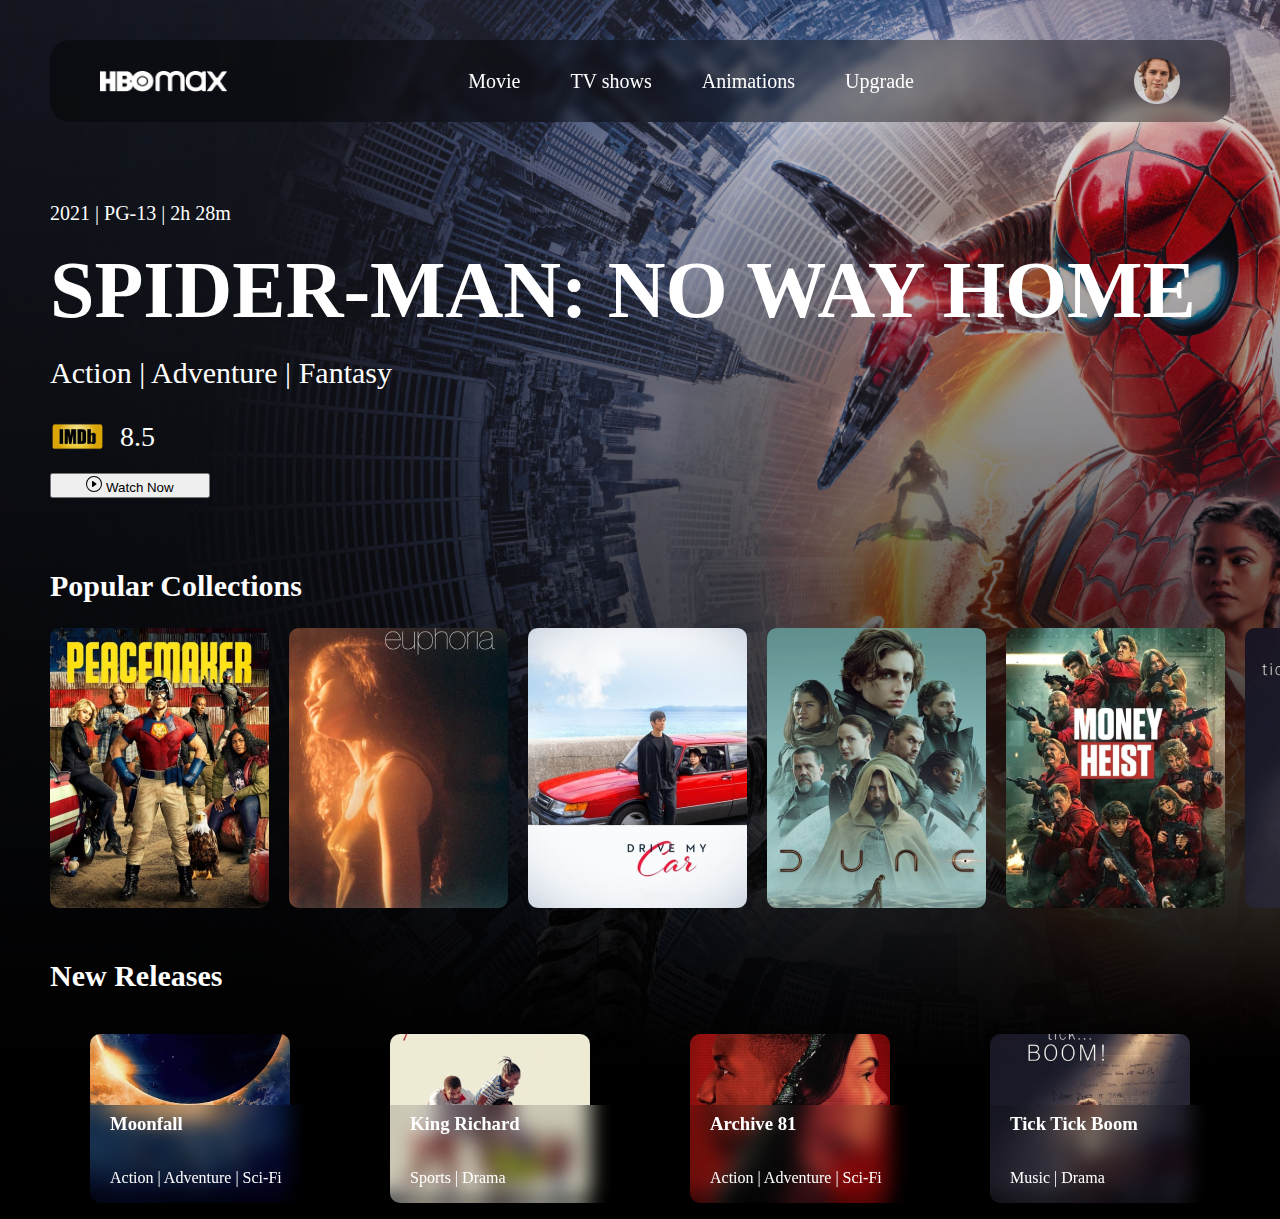
<file: index.html>
<!DOCTYPE html>
<html lang="pt-br">
<head>
  <meta charset="UTF-8">
  <meta http-equiv="X-UA-Compatible" content="IE=edge">
  <meta name="viewport" content="width=device-width, initial-scale=1.0">
  <link href="http://fonts.cdnfonts.com/css/gilroy-bold" rel="stylesheet">
  <link href="https://cdn.jsdelivr.net/npm/bootstrap@5.2.2/dist/css/bootstrap.min.css" rel="stylesheet" integrity="sha384-Zenh87qX5JnK2Jl0vWa8Ck2rdkQ2Bzep5IDxbcnCeuOxjzrPF/et3URy9Bv1WTRi" crossorigin="anonymous">
  
  <link rel="stylesheet" href="style.css">
  <link rel="stylesheet" href="menu.css">
  <title>HBO | Home</title>
</head>
<body >
  <div class="back-image">
    <header>
      <img src="./assets/Logo.png" alt="HBO-Max-logo">
      <nav class="navBar">
        <input type="checkbox" id="menu-toggle" />
        <div class="menu-hamburguer">
            <span></span>
        </div>
        <div class="lista">
            <ul>
                <li><a href="#">Movie</a></li>
                <li><a href="#">TV shows</a></li>
                <li><a href="#">Animations</a></li>
                <li><a href="#">Upgrade</a></li>
                <li>
                  <img src="./assets/unsplash_X6Uj51n5CE8.png" alt="perfil">
                  <a href="#">Perfil</a>
                </li>
            </ul>
        </div>
      </nav>
      <img src="./assets/unsplash_X6Uj51n5CE8.png" alt="perfil">
    </header>
    <section class="hero-content">
      <p>2021 | PG-13 | 2h 28m</p>
      <h1>Spider-Man: No Way Home</h1>
      <p>Action | Adventure | Fantasy</p>
      <div id="imdb">
        <img src="./assets/imdb-logo-transparent.png" alt="imdb-logo">
        <p>8.5</p>
      </div>
      <button type="button" class="btn btn-outline-light">
        <svg xmlns="http://www.w3.org/2000/svg" width="16" height="16" fill="currentColor" class="bi bi-play-circle" viewBox="0 0 16 16">
          <path d="M8 15A7 7 0 1 1 8 1a7 7 0 0 1 0 14zm0 1A8 8 0 1 0 8 0a8 8 0 0 0 0 16z"/>
          <path d="M6.271 5.055a.5.5 0 0 1 .52.038l3.5 2.5a.5.5 0 0 1 0 .814l-3.5 2.5A.5.5 0 0 1 6 10.5v-5a.5.5 0 0 1 .271-.445z"/>
        </svg>
        Watch Now
      </button>
    </section>
    <section class="popular-collections">
      <h2>Popular Collections</h2>
      <div>
        <img src="./assets/1.png" alt="Peacemaker - film">
        <img src="./assets/2.png" alt="Euphoria - film">
        <img src="./assets/3.png" alt="Drive My Car - film">
        <img src="./assets/4.png" alt="Duna - film">
        <img src="./assets/5.png" alt="Money Heist - film">
        <img src="./assets/6.png" alt="tick tick Boom! - film">
      </div>
    </section>
    <section class="new-releases">
      <h2>New Releases</h2>
      <div>
        <figure>
          <img src="./assets/Moonfall.png" alt="Moonfall - poster">
          <figcaption>
            <h3>Moonfall</h3>
            <p>Action | Adventure | Sci-Fi</p>
          </figcaption>
        </figure>
        <figure>
          <img src="./assets/King_Richard.png" alt="King Richard - poster">
          <figcaption>
            <h3>King Richard</h3>
            <p>Sports | Drama</p>
          </figcaption>
        </figure>
        <figure>
          <img src="./assets/Archive 81.png" alt="Archive 81 - poster">
          <figcaption>
            <h3>Archive 81</h3>
            <p>Action | Adventure | Sci-Fi</p>
          </figcaption>
        </figure>
        <figure>
          <img src="./assets/Tick_tick_boom.png" alt="Tick Tick Boom! - poster">
          <figcaption>
            <h3 >Tick Tick Boom</h3>
            <p >Music | Drama</p>
          </figcaption>
        </figure>
      </div>
    </section>
  </div>
  
</body>
<!-- JavaScript Bundle with Popper -->
<script src="https://cdn.jsdelivr.net/npm/bootstrap@5.2.2/dist/js/bootstrap.bundle.min.js" integrity="sha384-OERcA2EqjJCMA+/3y+gxIOqMEjwtxJY7qPCqsdltbNJuaOe923+mo//f6V8Qbsw3" crossorigin="anonymous"></script>
</html>
</file>
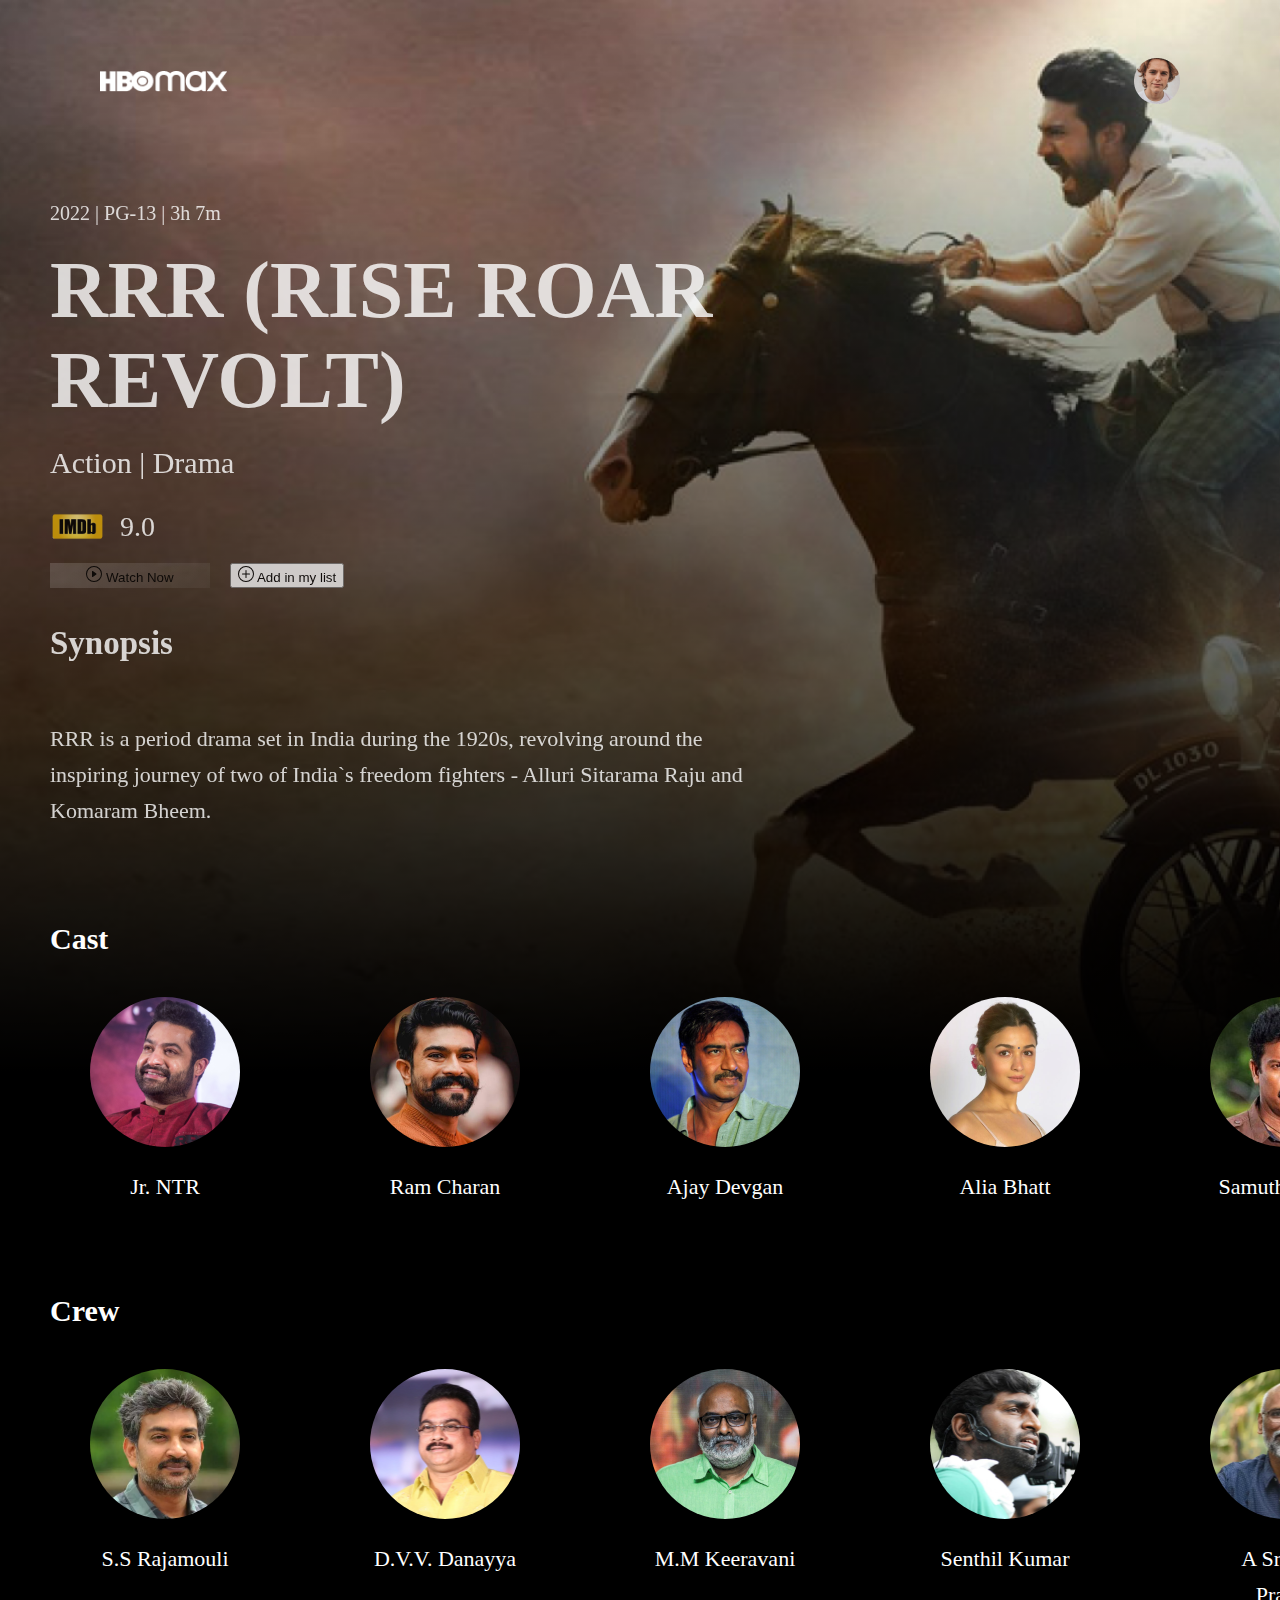
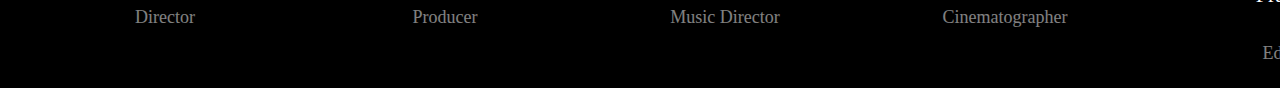
<file: movie_screen.html>
<!DOCTYPE html>
<html lang="pt-br">
<head>
  <meta charset="UTF-8">
  <meta http-equiv="X-UA-Compatible" content="IE=edge">
  <meta name="viewport" content="width=device-width, initial-scale=1.0">
  <link href="http://fonts.cdnfonts.com/css/gilroy-bold" rel="stylesheet">
  <link href="https://cdn.jsdelivr.net/npm/bootstrap@5.2.2/dist/css/bootstrap.min.css" rel="stylesheet" integrity="sha384-Zenh87qX5JnK2Jl0vWa8Ck2rdkQ2Bzep5IDxbcnCeuOxjzrPF/et3URy9Bv1WTRi" crossorigin="anonymous">

  <link rel="stylesheet" href="movie_screen.css">
  <link rel="stylesheet" href="menu.css">
  <title>HBOMax | movie</title>
</head>
<body>
  <body >
    <div class="back-image">
      <header>
        <img src="./assets/Logo.png" alt="HBO-Max-logo">
        <img src="./assets/unsplash_X6Uj51n5CE8.png" alt="perfil">
      </header>
      <section class="hero-content">
        <p>2022 | PG-13 | 3h 7m</p>
        <h1>RRR (Rise Roar Revolt)</h1>
        <p>Action | Drama</p>
        <div id="imdb">
          <img src="./assets/imdb-logo-transparent.png" alt="imdb-logo">
          <p>9.0</p>
        </div>
        <div class="control">
          <button type="button" class="btn btn-outline-light">
            <svg xmlns="http://www.w3.org/2000/svg" width="16" height="16" fill="currentColor" class="bi bi-play-circle" viewBox="0 0 16 16">
              <path d="M8 15A7 7 0 1 1 8 1a7 7 0 0 1 0 14zm0 1A8 8 0 1 0 8 0a8 8 0 0 0 0 16z"/>
              <path d="M6.271 5.055a.5.5 0 0 1 .52.038l3.5 2.5a.5.5 0 0 1 0 .814l-3.5 2.5A.5.5 0 0 1 6 10.5v-5a.5.5 0 0 1 .271-.445z"/>
            </svg>
            Watch Now
          </button>
          <button type="button" class="btn btn-outline-light">
            <svg xmlns="http://www.w3.org/2000/svg" width="16" height="16" fill="currentColor" class="bi bi-plus-circle" viewBox="0 0 16 16">
              <path d="M8 15A7 7 0 1 1 8 1a7 7 0 0 1 0 14zm0 1A8 8 0 1 0 8 0a8 8 0 0 0 0 16z"/>
              <path d="M8 4a.5.5 0 0 1 .5.5v3h3a.5.5 0 0 1 0 1h-3v3a.5.5 0 0 1-1 0v-3h-3a.5.5 0 0 1 0-1h3v-3A.5.5 0 0 1 8 4z"/>
            </svg>
            Add in my list
          </button>
        </div>
        
        <h2>Synopsis</h2>
        <p>RRR is a period drama set in India during the 1920s, revolving around the inspiring journey of two of India`s freedom fighters - Alluri Sitarama Raju and Komaram Bheem.</p>
      </section>
      <section class="team">
        <h2>Cast</h2>
        <div>
          <figure>
            <img src="./assets/11.png" alt="Moonfall - poster">
            <figcaption>
              <p>Jr. NTR</p>
            </figcaption>
          </figure>
          <figure>
            <img src="./assets/12.png" alt="Moonfall - poster">
            <figcaption>
              <p>Ram Charan</p>
            </figcaption>
          </figure>
          <figure>
            <img src="./assets/13.png" alt="Moonfall - poster">
            <figcaption>
              <p>Ajay Devgan</p>
            </figcaption>
          </figure>
          <figure>
            <img src="./assets/14.png" alt="Moonfall - poster">
            <figcaption>
              <p>Alia Bhatt</p>
            </figcaption>
          </figure>
          <figure>
            <img src="./assets/15.png" alt="Moonfall - poster">
            <figcaption>
              <p>Samuthurakani</p>
            </figcaption>
          </figure>
          <figure>
            <img src="./assets/16.png" alt="Moonfall - poster">
            <figcaption>
              <p>Ray Stevenson</p>
            </figcaption>
          </figure>
        </div>
      </section>
      <section class="team">
        <h2>Crew</h2>
        <div>
          <figure>
            <img src="./assets/17.png" alt="Moonfall - poster">
            <figcaption>
              <p>S.S Rajamouli</p>
              <span>Director</span>
            </figcaption>
          </figure>
          <figure>
            <img src="./assets/18.png" alt="Moonfall - poster">
            <figcaption>
              <p>D.V.V. Danayya</p>
              <span>Producer</span>
            </figcaption>
          </figure>
          <figure>
            <img src="./assets/19.png" alt="Moonfall - poster">
            <figcaption>
              <p>M.M Keeravani</p>
              <span>Music Director</span>
            </figcaption>
          </figure>
          <figure>
            <img src="./assets/20.png" alt="Moonfall - poster">
            <figcaption>
              <p>Senthil Kumar</p>
              <span>Cinematographer</span>
            </figcaption>
          </figure>
          <figure>
            <img src="./assets/21.png" alt="Moonfall - poster">
            <figcaption>
              <p>A Sreekar Prasad</p>
              <span>Editor</span>
            </figcaption>
          </figure>
        </div>
      </section>
    </div>
    
  </body>
  <!-- JavaScript Bundle with Popper -->
  <script src="https://cdn.jsdelivr.net/npm/bootstrap@5.2.2/dist/js/bootstrap.bundle.min.js" integrity="sha384-OERcA2EqjJCMA+/3y+gxIOqMEjwtxJY7qPCqsdltbNJuaOe923+mo//f6V8Qbsw3" crossorigin="anonymous"></script>
</html>
</file>
<file: style.css>
html {
  min-height: 100%;
}
html body {
  margin: 0;
  background-color: black;
}

.back-image {
  background-image: linear-gradient(to bottom, transparent, rgb(0, 0, 0)), url("./assets/10.png");
  background-repeat: no-repeat;
  background-size: cover;
  padding: 40px 50px;
  height: 992px;
}
.back-image header {
  display: flex;
  justify-content: space-between;
  align-items: center;
  height: 82px;
  background: rgba(0, 0, 0, 0.4);
  -webkit-backdrop-filter: blur(5px);
          backdrop-filter: blur(5px);
  border-radius: 20px;
  padding: 0 50px;
}
.back-image header img:first-child {
  width: auto;
  height: 21px;
}
.back-image header .navBar {
  display: flex;
  justify-content: space-around;
  align-items: center;
  width: 488px;
}
.back-image header .navBar ul {
  margin: 0;
  padding: 0;
  display: flex;
  gap: 50px;
}
.back-image header .navBar ul li {
  display: inline;
}
.back-image header .navBar ul li:hover {
  scale: 1.1;
}
.back-image header .navBar ul li:last-child {
  display: none;
}
.back-image header .navBar ul a {
  text-decoration: none;
  font-family: "Gilroy-Medium";
  font-size: 20px;
  line-height: 23px;
  color: #FFFFFF;
}
.back-image header img:last-child {
  width: 46px;
  height: 46px;
}
.back-image header img:last-child:hover {
  scale: 1.1;
}
@media (max-width: 820px) {
  .back-image header img:last-child {
    display: none;
  }
}
.back-image .hero-content {
  text-align: left;
  color: #FFFFFF;
  font-family: "Gilroy-Medium";
  width: 100%;
  height: auto;
  display: flex;
  flex-direction: column;
  gap: 10px;
  margin: 70px 0;
}
.back-image .hero-content p:first-child {
  font-size: 20px;
  line-height: 23px;
  margin: 10px 0;
}
.back-image .hero-content h1 {
  font-family: "Gilroy-Bold";
  font-size: 5rem;
  line-height: 90px;
  text-transform: uppercase;
  margin: 0;
}
@media (max-width: 500px) {
  .back-image .hero-content h1 {
    font-size: 3.5rem;
  }
}
.back-image .hero-content p:nth-child(3) {
  font-size: 30px;
  line-height: 35px;
  margin: 10px 0;
}
.back-image .hero-content #imdb {
  display: flex;
  gap: 15px;
  align-items: center;
  margin: 10px 0;
}
.back-image .hero-content #imdb img {
  width: 55px;
  height: auto;
}
.back-image .hero-content #imdb p:last-child {
  font-size: 28px;
  line-height: 33px;
  margin: 0;
}
.back-image .hero-content button {
  width: 160px;
}
.back-image .popular-collections {
  width: 100%;
  height: auto;
}
.back-image .popular-collections h2 {
  font-family: "Gilroy-Bold";
  font-size: 30px;
  line-height: 35px;
  color: #FFFFFF;
}
.back-image .popular-collections div {
  display: flex;
  gap: 20px;
}
.back-image .popular-collections div img {
  width: 100%;
  height: auto;
}
.back-image .popular-collections div img:hover {
  scale: 1.1;
}
@media (max-width: 820px) {
  .back-image .popular-collections div {
    flex-wrap: wrap;
    justify-content: space-between;
  }
  .back-image .popular-collections div img {
    width: 45%;
    height: auto;
  }
}
.back-image .new-releases {
  width: 100%;
  height: auto;
  margin: 50px 0;
}
.back-image .new-releases h2 {
  font-family: "Gilroy-Bold";
  font-size: 30px;
  line-height: 35px;
  color: #FFFFFF;
}
.back-image .new-releases div {
  display: flex;
  gap: 20px;
}
@media (max-width: 820px) {
  .back-image .new-releases div {
    flex-wrap: wrap;
  }
}
.back-image .new-releases div figure {
  position: relative;
  width: 100%;
  height: auto;
}
.back-image .new-releases div figure img {
  position: relative;
  z-index: 0;
  width: 100%;
  height: auto;
  border-radius: 10px;
}
.back-image .new-releases div figure figcaption {
  position: absolute;
  bottom: 0;
  color: #FFFFFF;
  background: rgba(0, 0, 0, 0.15);
  -webkit-backdrop-filter: blur(10px);
  backdrop-filter: blur(10px);
  border-radius: 0px 0px 10px 10px;
  height: 98px;
  width: 100%;
  display: flex;
  flex-direction: column;
  justify-content: flex-end;
  padding: 0 20px;
}
.back-image .new-releases div figure figcaption:hover h3, .back-image .new-releases div figure figcaption:hover p {
  scale: 1.1;
}/*# sourceMappingURL=style.css.map */
</file>
<file: menu.css>
#menu-toggle {
  display: none;
}

@media (max-width: 820px) {
  .menu-hamburguer {
    width: 38px;
    display: block;
    height: 29px;
    z-index: 3;
    position: absolute;
    right: 25px;
    top: 25px;
  }
  .menu-hamburguer span, .menu-hamburguer span::after, .menu-hamburguer span::before {
    position: absolute;
    height: 5px;
    width: 100%;
    border-radius: 5px;
    transition: 0.5s all;
    background-color: #fff;
  }
  .menu-hamburguer span::after {
    content: "";
    margin-top: 12px;
  }
  .menu-hamburguer span::before {
    content: "";
    margin-top: 24px;
  }
  #menu-toggle {
    width: 38px;
    display: block;
    height: 29px;
    opacity: 0;
    z-index: 4;
    position: absolute;
    right: 10px;
    top: 10px;
  }
  #menu-toggle:checked ~ .lista {
    opacity: 1;
    transform: scaleX(1);
    transform-origin: 100%;
  }
  #menu-toggle:checked ~ .menu-hamburguer span {
    top: 14px;
    transform: rotate(135deg);
    background-color: #fff;
  }
  #menu-toggle:checked ~ .menu-hamburguer span::after {
    opacity: 0;
  }
  #menu-toggle:checked ~ .menu-hamburguer span::before {
    transform: rotate(-90deg);
    right: 0px;
    background-color: #fff;
    top: -24px;
  }
  .lista {
    position: absolute;
    right: 0;
    margin: 0 !important;
    transform-origin: 100%;
    transform: scaleX(0);
    opacity: 0;
    transition: 0.5s all;
    box-sizing: border-box;
    top: 5px;
    display: block;
    width: 300px;
    height: 100vh;
    background-color: rgba(0, 0, 0, 0.7450980392);
    box-shadow: 0px 0px 25px rgba(0, 0, 0, 0.2);
  }
  .lista ul {
    display: flex;
    padding: 10px;
    flex-direction: column;
  }
  .lista ul li {
    margin: 0.1em;
    padding: 0;
  }
  .lista ul li:last-child {
    display: flex !important;
    align-items: center;
  }
  .lista ul li:hover {
    background-color: rgba(255, 255, 255, 0.719);
  }
  .lista ul li a {
    color: #fff;
    display: block;
    width: 100%;
    height: 100%;
    padding: 0.35em 0.7em;
    line-height: 5px;
  }
  .lista ul li a:hover {
    text-decoration: none;
  }
}/*# sourceMappingURL=menu.css.map */
</file>
<file: movie_screen.css>
html {
  min-height: 100%;
}
html body {
  margin: 0;
  background-color: black;
}

.back-image {
  background-image: linear-gradient(to bottom, transparent, rgb(0, 0, 0)), url("./assets/22.png");
  background-repeat: no-repeat;
  background-size: cover;
  padding: 40px 50px;
  height: 992px;
}
.back-image header {
  display: flex;
  justify-content: space-between;
  align-items: center;
  height: 82px;
  padding: 0 50px;
}
.back-image header img:first-child {
  width: auto;
  height: 21px;
}
.back-image header img:last-child {
  width: 46px;
  height: 46px;
}
.back-image header img:last-child:hover {
  scale: 1.1;
}
@media (max-width: 820px) {
  .back-image header img:last-child {
    display: none;
  }
}
.back-image .hero-content {
  text-align: left;
  color: #FFFFFF;
  font-family: "Gilroy-Medium";
  font-size: 22px;
  line-height: 36px;
  width: 60%;
  height: auto;
  display: flex;
  flex-direction: column;
  gap: 10px;
  margin: 70px 0;
  color: #FFFFFF;
  opacity: 0.8;
}
@media (max-width: 820px) {
  .back-image .hero-content {
    width: 100%;
  }
}
.back-image .hero-content p:first-child {
  font-size: 20px;
  line-height: 23px;
  margin: 10px 0;
}
.back-image .hero-content h1 {
  font-family: "Gilroy-Bold";
  font-size: 5rem;
  line-height: 90px;
  text-transform: uppercase;
  margin: 0;
}
@media (max-width: 500px) {
  .back-image .hero-content h1 {
    font-size: 3.5rem;
  }
}
.back-image .hero-content p:nth-child(3) {
  font-size: 30px;
  line-height: 35px;
  margin: 10px 0;
}
.back-image .hero-content #imdb {
  display: flex;
  gap: 15px;
  align-items: center;
  margin: 10px 0;
}
.back-image .hero-content #imdb img {
  width: 55px;
  height: auto;
}
.back-image .hero-content #imdb p:last-child {
  font-size: 28px;
  line-height: 33px;
  margin: 0;
}
.back-image .hero-content .control {
  display: flex;
  gap: 20px;
}
.back-image .hero-content .control button:first-child {
  width: 160px;
  background: linear-gradient(132.02deg, rgba(255, 255, 255, 0.2) -2.16%, rgba(0, 0, 0, 0.052) 151.47%);
  -webkit-backdrop-filter: blur(10px);
          backdrop-filter: blur(10px);
  border: 0;
}
.back-image .team {
  width: 100%;
  height: auto;
  margin: 50px 0;
}
.back-image .team h2 {
  font-family: "Gilroy-Bold";
  font-size: 30px;
  line-height: 35px;
  color: #FFFFFF;
}
.back-image .team div {
  display: flex;
  gap: 50px;
}
@media (max-width: 820px) {
  .back-image .team div {
    flex-wrap: wrap;
    justify-content: center;
  }
}
.back-image .team div figure {
  position: relative;
  width: 151.35px;
  height: 100%;
  display: flex;
  flex-direction: column;
  align-items: center;
  justify-content: space-between;
}
.back-image .team div figure:hover {
  scale: 1.1;
}
.back-image .team div figure img {
  position: relative;
  width: 150px;
  height: 150px;
  border-radius: 50%;
}
.back-image .team div figure figcaption {
  color: #FFFFFF;
  line-height: 36px;
  font-family: "Gilroy-Medium";
  text-align: center;
}
.back-image .team div figure figcaption p {
  font-size: 22px;
}
.back-image .team div figure figcaption span {
  font-size: 18px;
  opacity: 0.5;
}/*# sourceMappingURL=movie_screen.css.map */
</file>
